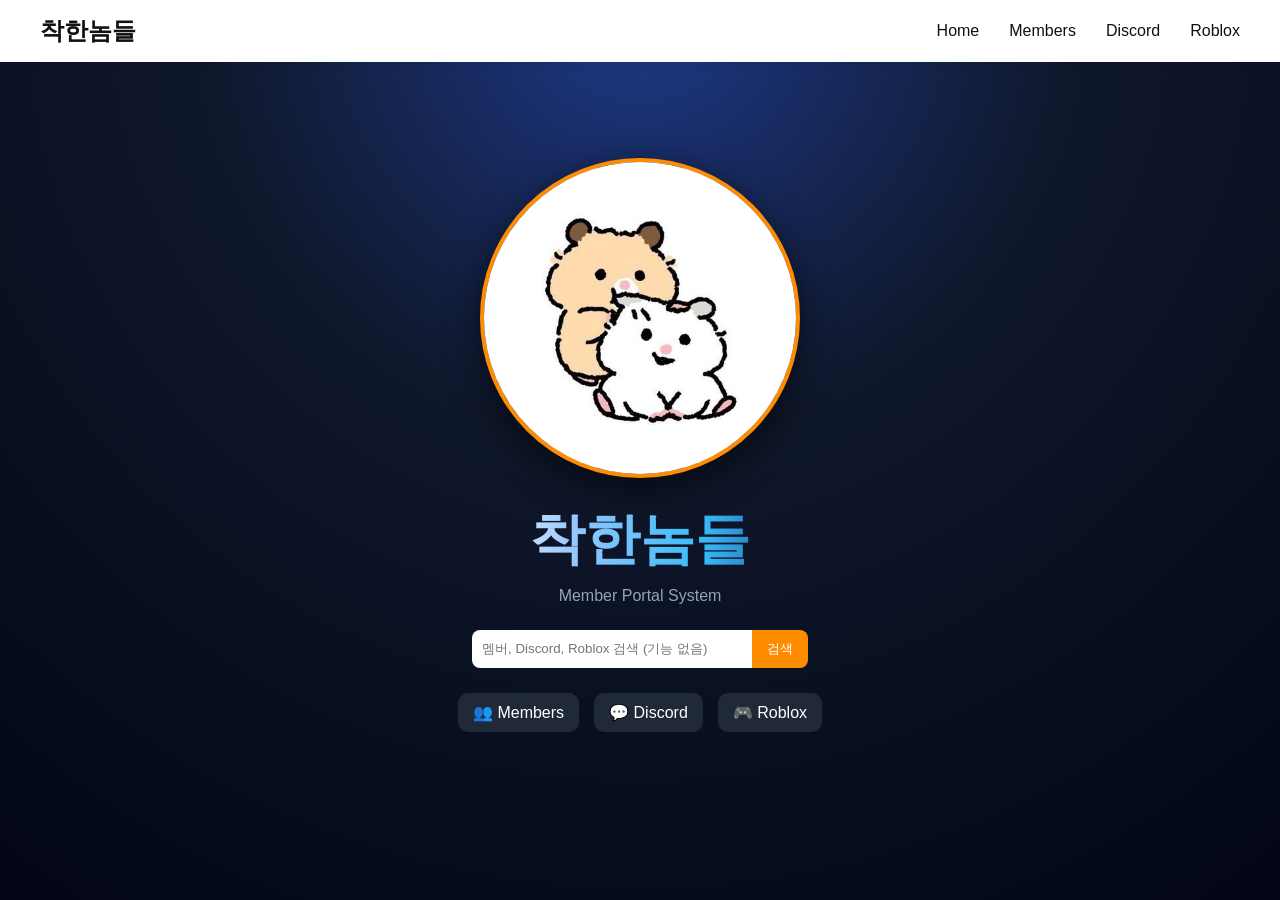
<file: index.html>
<!DOCTYPE html>
<html lang="ko">
<head>
<meta charset="UTF-8">
<meta name="viewport" content="width=device-width, initial-scale=1.0">

<title>착한놈들</title>

<link rel="stylesheet" href="mogiri.css">
</head>

<body>

<!-- NAVBAR -->
<nav class="navbar">

    <div class="logo gradient-text">착한놈들</div>

    <ul class="menu">
        <li><a href="index.html">Home</a></li>
        <li><a href="members.html">Members</a></li>
        <li><a href="discord.html">Discord</a></li>
        <li><a href="roblox.html">Roblox</a></li>
    </ul>

</nav>

<!-- MAIN PORTAL -->
<section class="portal">

    <!-- SLIDER -->
    <div class="slider">
        <img id="slideImage" src="쥐.jpg" alt="member">
    </div>

    <!-- TITLE -->
    <div class="portal-center">

        <h1 class="portal-title gradient-text">
            착한놈들
        </h1>

        <p class="portal-sub">
            Member Portal System
        </p>

        <!-- SEARCH BOX -->
        <div class="search-box">
            <input type="text" placeholder="멤버, Discord, Roblox 검색 (기능 없음)">
            <button>검색</button>
        </div>

        <!-- QUICK LINKS -->
        <div class="quick-links">
            <a href="members.html">👥 Members</a>
            <a href="discord.html">💬 Discord</a>
            <a href="roblox.html">🎮 Roblox</a>
        </div>

    </div>

</section>

<!-- SLIDER SCRIPT -->
<script>

const images = [
    "쥐.jpg",
    "수연.jpg",
    "말랑.jpg",
    "김치.jpg",
    "나리.jpg",
    "홧트.jpg",
    "르구.jpg",
    "말히.jpg"
];

let index = 0;

function changeImage() {
    const img = document.getElementById("slideImage");

    index = (index + 1) % images.length;
    img.src = images[index];
}

window.addEventListener("DOMContentLoaded", () => {
    const img = document.getElementById("slideImage");

    img.src = images[0];
    setInterval(changeImage, 2500);
});

</script>

</body>
</html>
</file>
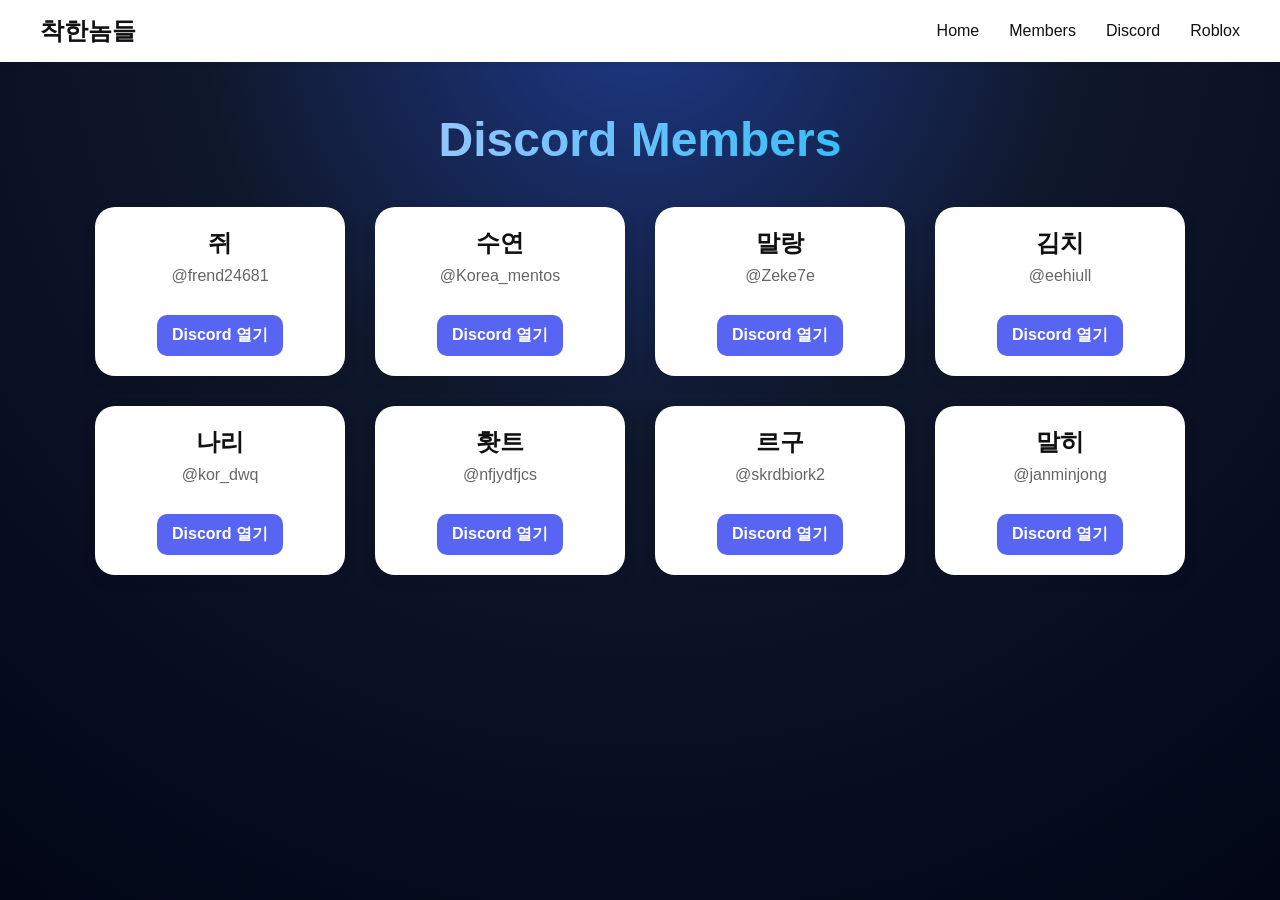
<file: discord.html>
<!DOCTYPE html>
<html lang="ko">
<head>
<meta charset="UTF-8">
<meta name="viewport" content="width=device-width, initial-scale=1.0">

<title>Discord | 착한놈들</title>

<link rel="stylesheet" href="mogiri.css">
</head>
<body>

<nav class="navbar">

<div class="logo">착한놈들</div>

<ul class="menu">
<li><a href="index.html">Home</a></li>
<li><a href="members.html">Members</a></li>
<li><a href="discord.html">Discord</a></li>
<li><a href="roblox.html">Roblox</a></li>
</ul>

</nav>

<div id="container">

<h1>Discord Members</h1>

<div class="row">

<!-- 쥐 -->
<div class="column">
<div class="card">
<h2>쥐</h2>
<p>@frend24681</p>

<a class="btn"
   href="discord://-/users/1144824507828277298">
   Discord 열기
</a>

</div>
</div>
<!-- 수연 -->
<div class="column">
    <div class="card">
        <h2>수연</h2>
        <p>@Korea_mentos</p>

        <a class="btn"
           href="discord://-/users/619734477119422485">
           Discord 열기
        </a>

    </div>
</div>

<!-- 말랑 -->
<div class="column">
    <div class="card">
        <h2>말랑</h2>
        <p>@Zeke7e</p>

        <a class="btn"
           href="discord://-/users/1324709539857039443">
           Discord 열기
        </a>

    </div>
</div>


<!-- 김치 -->
<div class="column">
<div class="card">
<h2>김치</h2>
<p>@eehiull</p>

<a class="btn"
   href="discord://-/users/1162649015318495302">
   Discord 열기
</a>

</div>
</div>

<!-- 나리 -->
<div class="column">
<div class="card">
<h2>나리</h2>
<p>@kor_dwq</p>

<a class="btn"
   href="discord://-/users/1334023754145333349">
   Discord 열기
</a>

</div>
</div>

<!-- 홧트 -->
<div class="column">
<div class="card">
<h2>홧트</h2>
<p>@nfjydfjcs</p>

<a class="btn"
   href="discord://-/users/861930461671718912">
   Discord 열기
</a>

</div>
</div>

<!-- 르구 -->
<div class="column">
<div class="card">
<h2>르구</h2>
<p>@skrdbiork2</p>

<a class="btn"
   href="discord://-/users/1241664433378295899">
   Discord 열기
</a>

</div>
</div>

<!-- 말히 -->
<div class="column">
<div class="card">
<h2>말히</h2>
<p>@janminjong</p>

<a class="btn"
   href="discord://-/users/1411288846074642552">
   Discord 열기
</a>

</div>
</div>

</div>
</div>

</body>
</html>
</file>
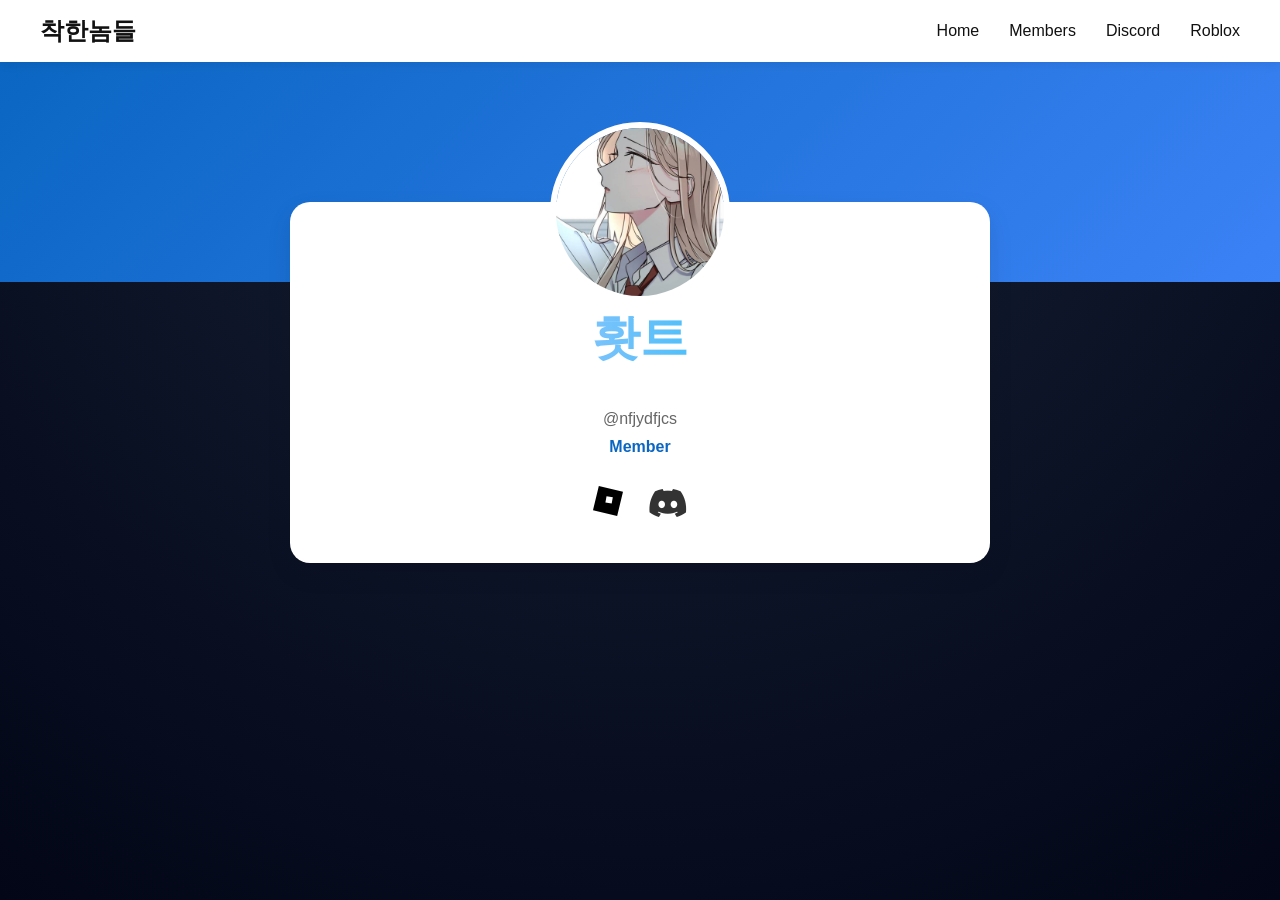
<file: hwat.html>
<!DOCTYPE html>
<html lang="ko">
<head>
<meta charset="UTF-8">
<meta name="viewport" content="width=device-width, initial-scale=1.0">
<title>홧트 | 착한놈들</title>

<link rel="stylesheet" href="mogiri.css">

<link rel="stylesheet"
href="https://cdnjs.cloudflare.com/ajax/libs/font-awesome/6.1.2/css/all.min.css">
</head>
<body>

<nav class="navbar">
<div class="logo">착한놈들</div>
<ul class="menu">
<li><a href="index.html">Home</a></li>
<li><a href="members.html">Members</a></li>
<li><a href="discord.html">Discord</a></li>
<li><a href="roblox.html">Roblox</a></li>
</ul>
</nav>

<div class="profile-banner"></div>

<div class="profile-wrapper">
<div class="profile-card">

<img src="홧트.jpg" class="profile-image">

<h1>홧트</h1>

<p class="profile-id">@nfjydfjcs</p>

<p class="profile-role">Member</p>

<div class="profile-links">

<a href="https://www.roblox.com/users/1459421643/profile" target="_blank">
<img src="roblox.svg" class="social-icon">
</a>

<a href="discord://-/users/861930461671718912">
<i class="fa-brands fa-discord"></i>
</a>

</div>

</div>
</div>

</body>
</html>
</file>
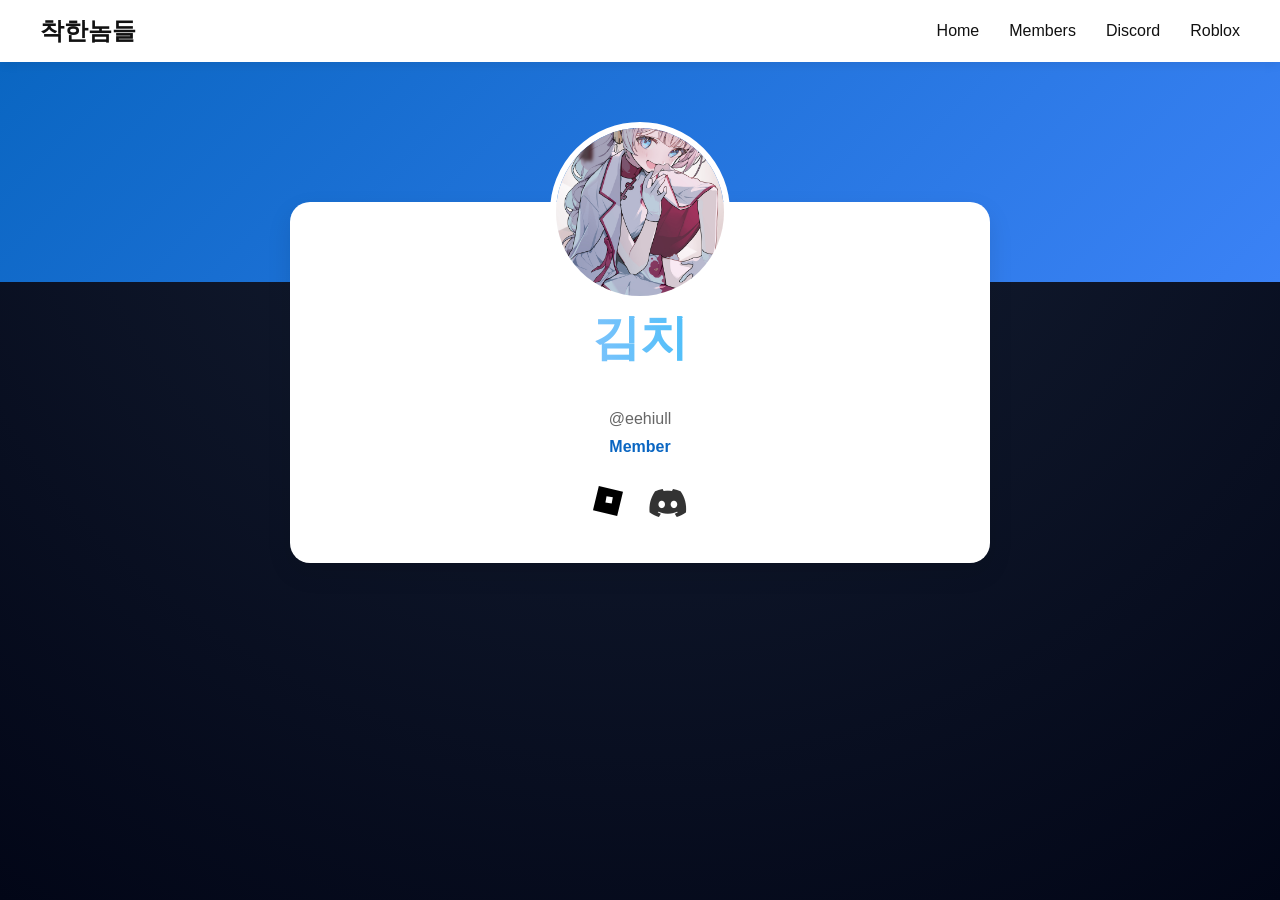
<file: kimchi.html>
<!DOCTYPE html>
<html lang="ko">
<head>
    <meta charset="UTF-8">
    <meta name="viewport" content="width=device-width, initial-scale=1.0">
    <title>김치 | 착한놈들</title>

    <link rel="stylesheet" href="mogiri.css">

    <link rel="stylesheet"
    href="https://cdnjs.cloudflare.com/ajax/libs/font-awesome/6.1.2/css/all.min.css">
</head>
<body>

<nav class="navbar">

<div class="logo">착한놈들</div>

<ul class="menu">

<li><a href="index.html">Home</a></li>
<li><a href="members.html">Members</a></li>
<li><a href="discord.html">Discord</a></li>
<li><a href="roblox.html">Roblox</a></li>

</ul>

</nav>

<div class="profile-banner"></div>

<div class="profile-wrapper">

<div class="profile-card">

<img src="김치.jpg" class="profile-image">

<h1>김치</h1>

<p class="profile-id">@eehiull</p>

<p class="profile-role">Member</p>

<div class="profile-links">

<a href="https://www.roblox.com/users/8401216135/profile"
target="_blank">

<img src="roblox.svg" class="social-icon">

</a>

<a href="discord://-/users/1162649015318495302">

<i class="fa-brands fa-discord"></i>

</a>

</div>

</div>

</div>

</body>
</html>
</file>
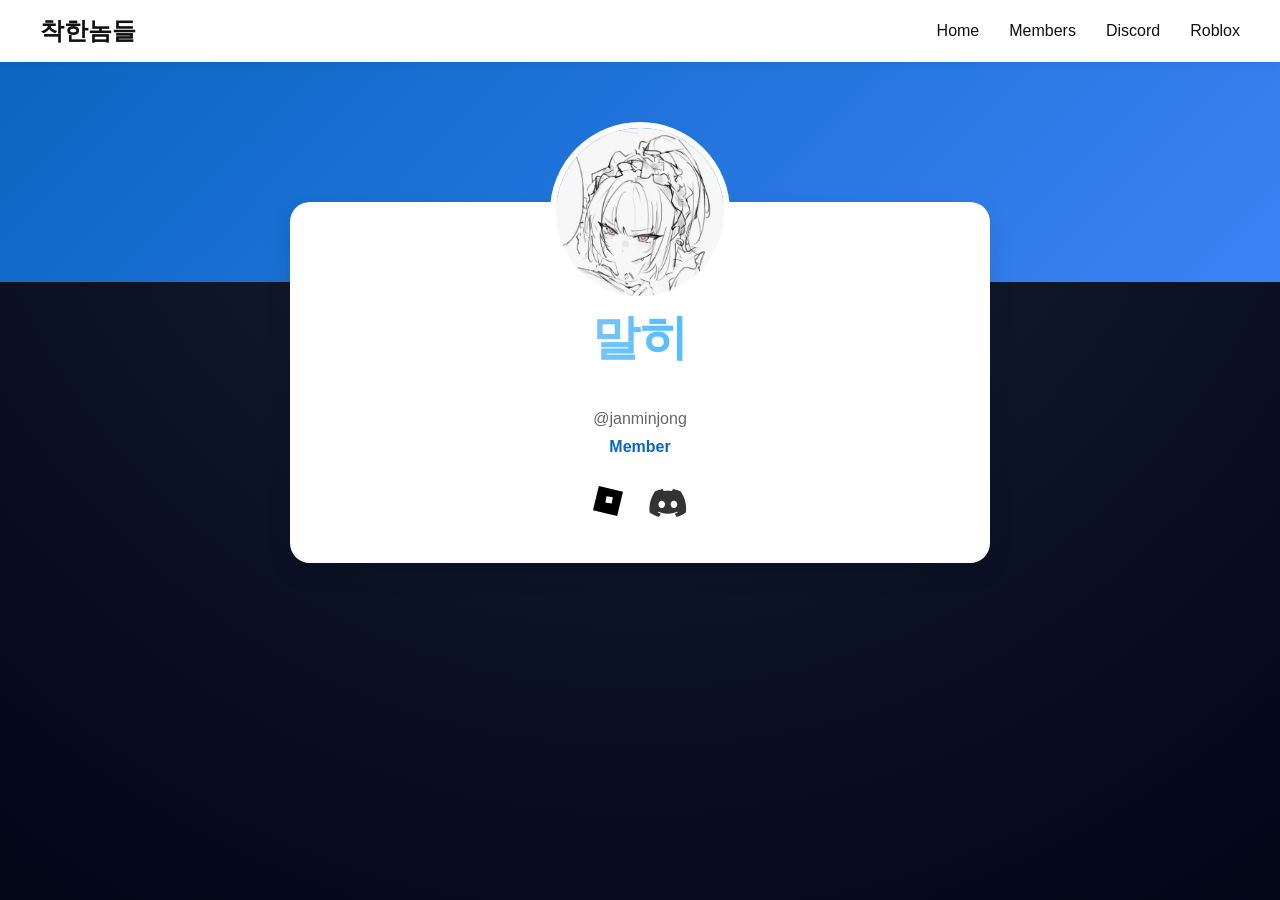
<file: malhi.html>
<!DOCTYPE html>
<html lang="ko">
<head>
<meta charset="UTF-8">
<meta name="viewport" content="width=device-width, initial-scale=1.0">
<title>말히 | 착한놈들</title>

<link rel="stylesheet" href="mogiri.css">

<link rel="stylesheet"
href="https://cdnjs.cloudflare.com/ajax/libs/font-awesome/6.1.2/css/all.min.css">
</head>
<body>

<nav class="navbar">
<div class="logo">착한놈들</div>
<ul class="menu">
<li><a href="index.html">Home</a></li>
<li><a href="members.html">Members</a></li>
<li><a href="discord.html">Discord</a></li>
<li><a href="roblox.html">Roblox</a></li>
</ul>
</nav>

<div class="profile-banner"></div>

<div class="profile-wrapper">
<div class="profile-card">

<img src="말히.jpg" class="profile-image">

<h1>말히</h1>

<p class="profile-id">@janminjong</p>

<p class="profile-role">Member</p>

<div class="profile-links">

<a href="https://www.roblox.com/users/2908825891/profile" target="_blank">
<img src="roblox.svg" class="social-icon">
</a>

<a href="discord://-/users/1411288846074642552">
<i class="fa-brands fa-discord"></i>
</a>

</div>

</div>
</div>

</body>
</html>
</file>
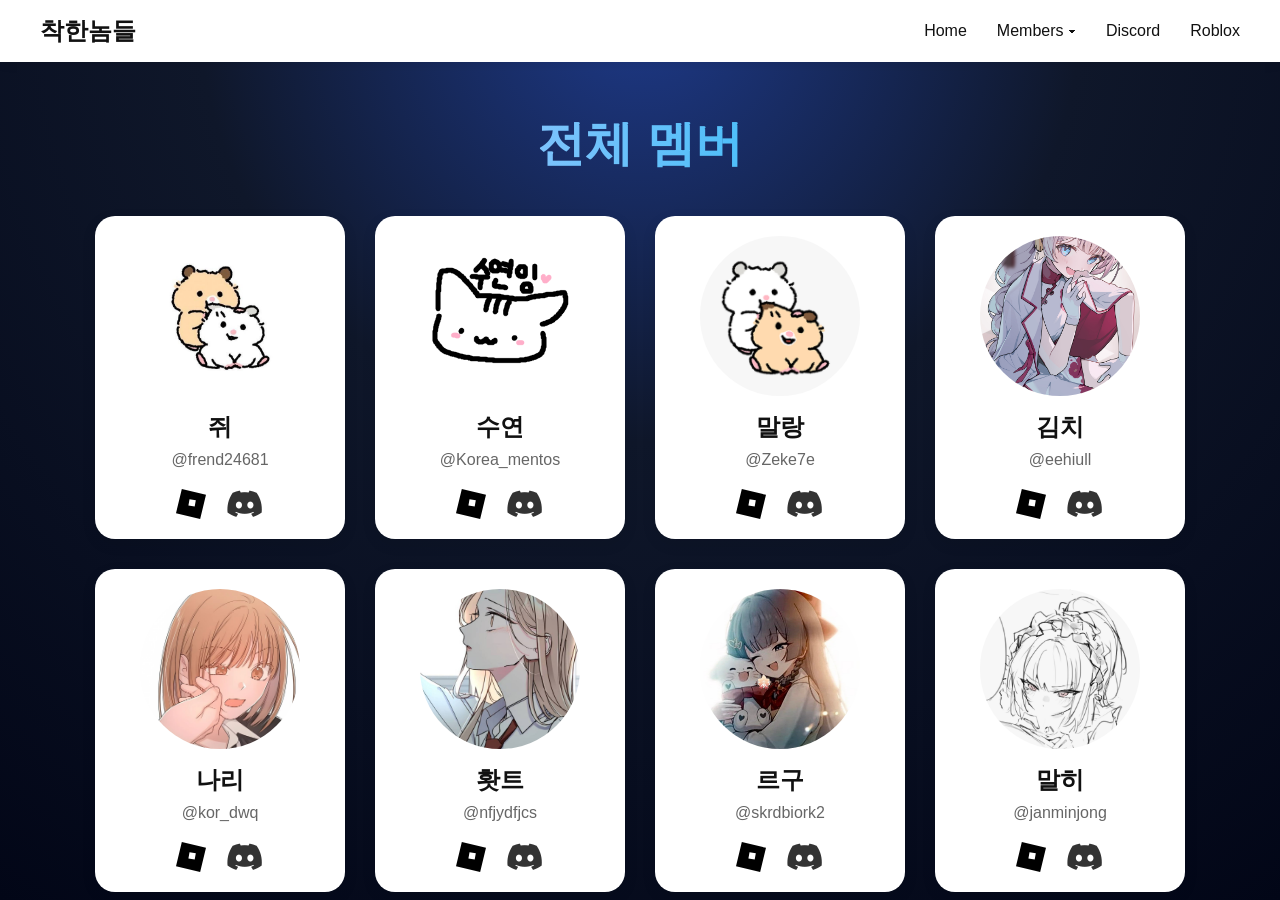
<file: members.html>
<!DOCTYPE html>
<html lang="ko">
<head>
    <meta charset="UTF-8">
    <meta http-equiv="X-UA-Compatible" content="IE=edge">
    <meta name="viewport" content="width=device-width, initial-scale=1.0">
    <title>착한놈들</title>

    <link rel="stylesheet"
    href="https://cdnjs.cloudflare.com/ajax/libs/font-awesome/6.1.2/css/all.min.css">

    <link rel="stylesheet" href="mogiri.css">
</head>
<body>
<nav class="navbar">

    <div class="logo">
        착한놈들
    </div>

    <ul class="menu">

        <li><a href="index.html">Home</a></li>

        <li class="dropdown">

            <a href="#">Members ▾</a>

            <ul class="dropdown-content">
                <li><a href="members.html">전체 멤버</a></li>
                <li><a href="mouse.html">쥐</a></li>
                <li><a href="suyeon.html">수연</a></li>
                <li><a href="mlg.html">말랑</a></li>
                <li><a href="kimchi.html">김치</a></li>
                <li><a href="nari.html">나리</a></li>
                <li><a href="hwat.html">홧트</a></li>
                <li><a href="regu.html">르구</a></li>
                <li><a href="malhi.html">말히</a></li>
            </ul>

        </li>

        <li><a href="discord.html">Discord</a></li>

        <li><a href="roblox.html">Roblox</a></li>

    </ul>

</nav>
<div id="container">
    <h1>전체 멤버</h1>

    <div class="row">

        <!-- 쥐 -->
        <div class="column" id="쥐">
            <div class="card">
                <div class="img-container">
                    <img src="쥐.jpg" alt="쥐">
                </div>

                <h2>쥐</h2>
                <p>@frend24681</p>

                <div class="social">
                    <a href="https://www.roblox.com/users/2416306176/profile"
                       target="_blank"
                       rel="noopener noreferrer">
                        <img src="roblox.svg" class="social-icon" alt="Roblox">
                    </a>

                    <a href="discord://-/users/1144824507828277298"
                       target="_blank"
                       rel="noopener noreferrer">
                        <i class="fa-brands fa-discord"></i>
                    </a>
                </div>
            </div>
        </div>
        
        <!-- 수연 -->
        <div class="column" id="수연">
            <div class="card">
                <div class="img-container">
                    <img src="수연.jpg" alt="수연">
                </div>

                <h2>수연</h2>
                <p>@Korea_mentos</p>

                <div class="social">
                    <a href="https://www.roblox.com/users/2446627257/profile" target="_blank">
                        <img src="roblox.svg" class="social-icon" alt="Roblox">
                    </a>

                    <a href="discord://-/users/619734477119422485" target="_blank">
                        <i class="fa-brands fa-discord"></i>
                    </a>
                </div>
            </div>
        </div>

        <!-- 말랑 -->
        <div class="column" id="말랑">
            <div class="card">
                <div class="img-container">
                    <img src="말랑.jpg" alt="말랑">
                </div>

                <h2>말랑</h2>
                <p>@Zeke7e</p>

                <div class="social">
                    <a href="https://www.roblox.com/users/1525464596/profile" target="_blank">
                        <img src="roblox.svg" class="social-icon" alt="Roblox">
                    </a>

                    <a href="discord://-/users/1324709539857039443" target="_blank">
                        <i class="fa-brands fa-discord"></i>
                    </a>
                </div>
            </div>
        </div>

        <!-- 김치 -->
        <div class="column" id="김치">
            <div class="card">
                <div class="img-container">
                    <img src="김치.jpg" alt="김치">
                </div>

                <h2>김치</h2>
                <p>@eehiull</p>

                <div class="social">
                    <a href="https://www.roblox.com/users/8401216135/profile" target="_blank">
                        <img src="roblox.svg" class="social-icon" alt="Roblox">
                    </a>

                    <a href="discord://-/users/1162649015318495302" target="_blank">
                        <i class="fa-brands fa-discord"></i>
                    </a>
                </div>
            </div>
        </div>

        <!-- 나리 -->
        <div class="column" id="나리">
            <div class="card">
                <div class="img-container">
                    <img src="나리.jpg" alt="나리">
                </div>

                <h2>나리</h2>
                <p>@kor_dwq</p>

                <div class="social">
                    <a href="https://www.roblox.com/users/1470020715/profile" target="_blank">
                        <img src="roblox.svg" class="social-icon" alt="Roblox">
                    </a>

                    <a href="discord://-/users/1334023754145333349" target="_blank">
                        <i class="fa-brands fa-discord"></i>
                    </a>
                </div>
            </div>
        </div>

        <!-- 홧트 -->
        <div class="column" id="홧트">
            <div class="card">
                <div class="img-container">
                    <img src="홧트.jpg" alt="홧트">
                </div>

                <h2>홧트</h2>
                <p>@nfjydfjcs</p>

                <div class="social">
                    <a href="https://www.roblox.com/users/1459421643/profile"
                       target="_blank"
                       rel="noopener noreferrer">
                        <img src="roblox.svg" class="social-icon" alt="Roblox">
                    </a>

                    <a href="discord://-/users/861930461671718912" target="_blank">
                        <i class="fa-brands fa-discord"></i>
                    </a>
                </div>
            </div>
        </div>

        <!-- 르구 -->
        <div class="column" id="르구">
            <div class="card">
                <div class="img-container">
                    <img src="르구.jpg" alt="르구">
                </div>

                <h2>르구</h2>
                <p>@skrdbiork2</p>

                <div class="social">
                    <a href="https://www.roblox.com/users/3244656475/profile" target="_blank">
                        <img src="roblox.svg" class="social-icon" alt="Roblox">
                    </a>

                    <a href="discord://-/users/1241664433378295899" target="_blank">
                        <i class="fa-brands fa-discord"></i>
                    </a>
                </div>
            </div>
        </div>

        <!-- 말히 -->
        <div class="column" id="말히">
            <div class="card">
                <div class="img-container">
                    <img src="말히.jpg" alt="말히">
                </div>

                <h2>말히</h2>
                <p>@janminjong</p>

                <div class="social">
                    <a href="https://www.roblox.com/users/2908825891/profile" target="_blank">
                        <img src="roblox.svg" class="social-icon" alt="Roblox">
                    </a>

                    <a href="discord://-/users/1411288846074642552" target="_blank">
                        <i class="fa-brands fa-discord"></i>
                    </a>
                </div>
            </div>
        </div>

    </div>
</div>

</body>
</html>
</file>
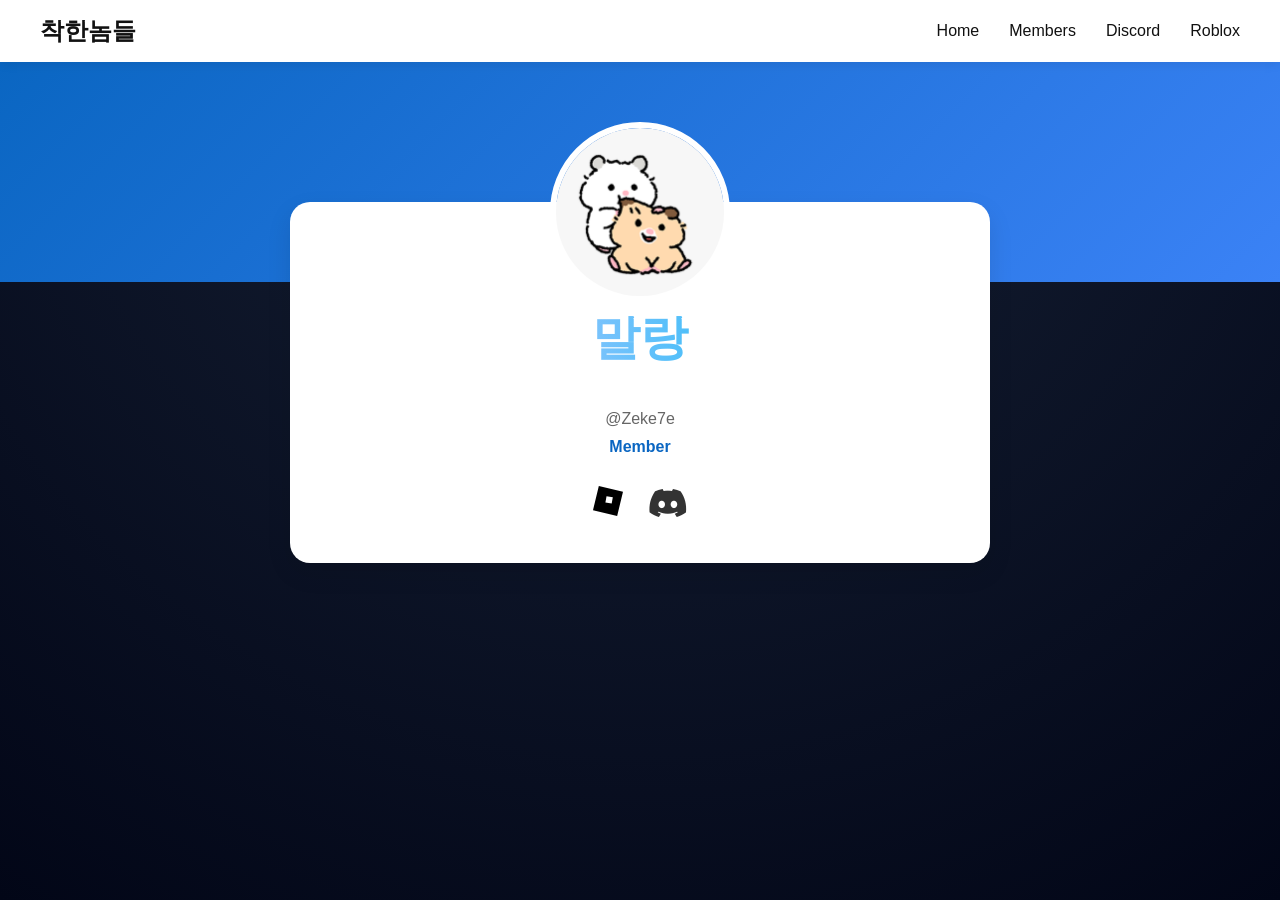
<file: mlg.html>
<!DOCTYPE html>
<html lang="ko">
<head>
<meta charset="UTF-8">
<meta name="viewport" content="width=device-width, initial-scale=1.0">
<title>말랑 | 착한놈들</title>

<link rel="stylesheet" href="mogiri.css">

<link rel="stylesheet"
href="https://cdnjs.cloudflare.com/ajax/libs/font-awesome/6.1.2/css/all.min.css">
</head>
<body>

<nav class="navbar">
<div class="logo">착한놈들</div>
<ul class="menu">
<li><a href="index.html">Home</a></li>
<li><a href="members.html">Members</a></li>
<li><a href="discord.html">Discord</a></li>
<li><a href="roblox.html">Roblox</a></li>
</ul>
</nav>

<div class="profile-banner"></div>

<div class="profile-wrapper">
<div class="profile-card">

<img src="말랑.jpg" class="profile-image">

<h1>말랑</h1>

<p class="profile-id">@Zeke7e</p>

<p class="profile-role">Member</p>

<div class="profile-links">

<a href="https://www.roblox.com/users/1525464596/profile" target="_blank">
<img src="roblox.svg" class="social-icon">
</a>

<a href="discord://-/users/1324709539857039443">
<i class="fa-brands fa-discord"></i>
</a>

</div>

</div>
</div>

</body>
</html>
</file>
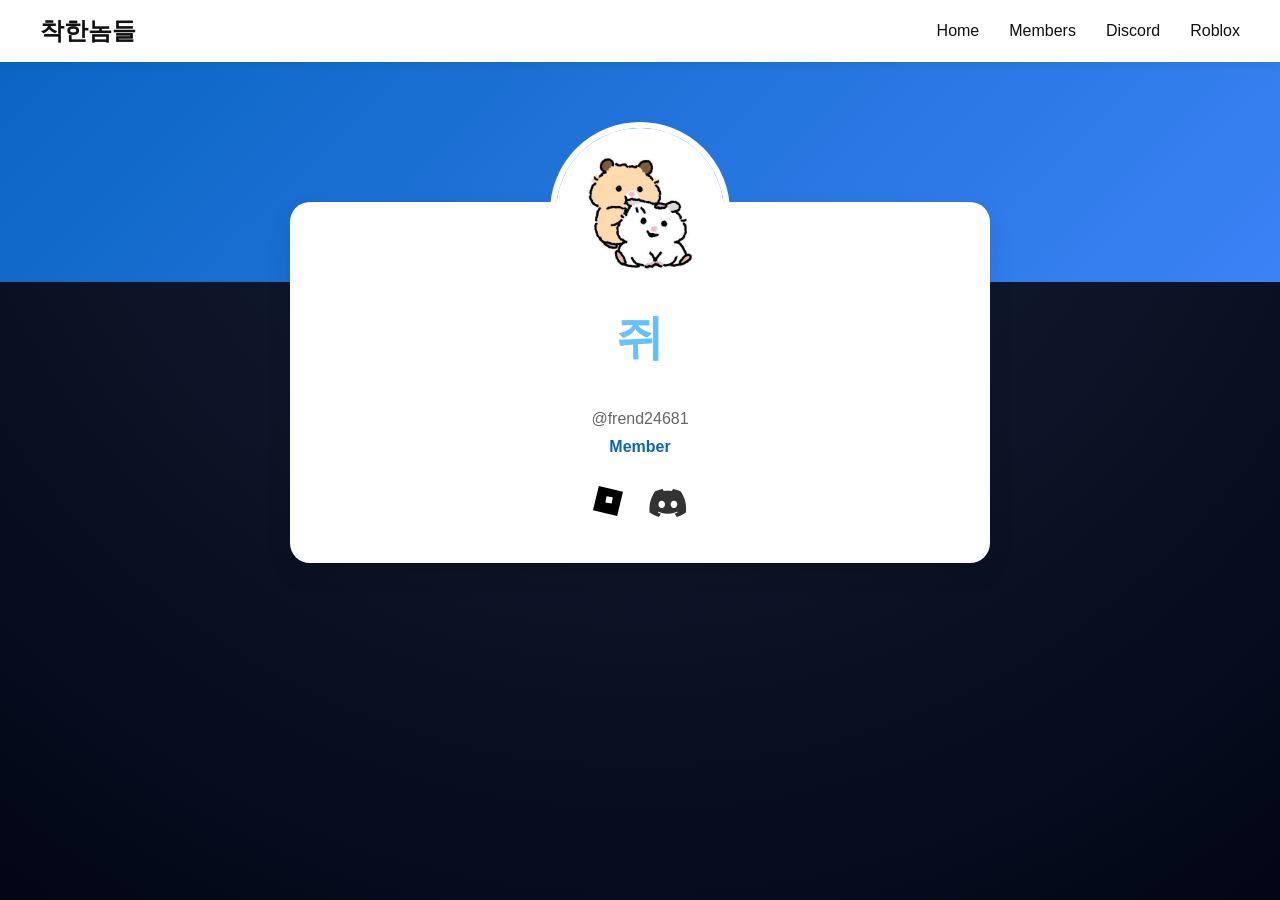
<file: mouse.html>
<!DOCTYPE html>
<html lang="ko">
<head>
    <meta charset="UTF-8">
    <meta name="viewport" content="width=device-width, initial-scale=1.0">

    <title>쥐 | 착한놈들</title>

    <link rel="stylesheet" href="mogiri.css">

    <link rel="stylesheet"
    href="https://cdnjs.cloudflare.com/ajax/libs/font-awesome/6.1.2/css/all.min.css">
</head>
<body>

<nav class="navbar">

    <div class="logo">착한놈들</div>

    <ul class="menu">

        <li><a href="index.html">Home</a></li>

        <li><a href="members.html">Members</a></li>

        <li><a href="discord.html">Discord</a></li>

        <li><a href="roblox.html">Roblox</a></li>

    </ul>

</nav>

<div class="profile-banner"></div>

<div class="profile-wrapper">

    <div class="profile-card">

        <img src="쥐.jpg" class="profile-image">

        <h1>쥐</h1>

        <p class="profile-id">
            @frend24681
        </p>

        <p class="profile-role">
            Member
        </p>

        <div class="profile-links">

            <a href="https://www.roblox.com/users/2416306176/profile"
            target="_blank">

                <img src="roblox.svg" class="social-icon">

            </a>

            <a href="discord://-/users/1144824507828277298">

                <i class="fa-brands fa-discord"></i>

            </a>

        </div>

    </div>

</div>

</body>
</html>
</file>
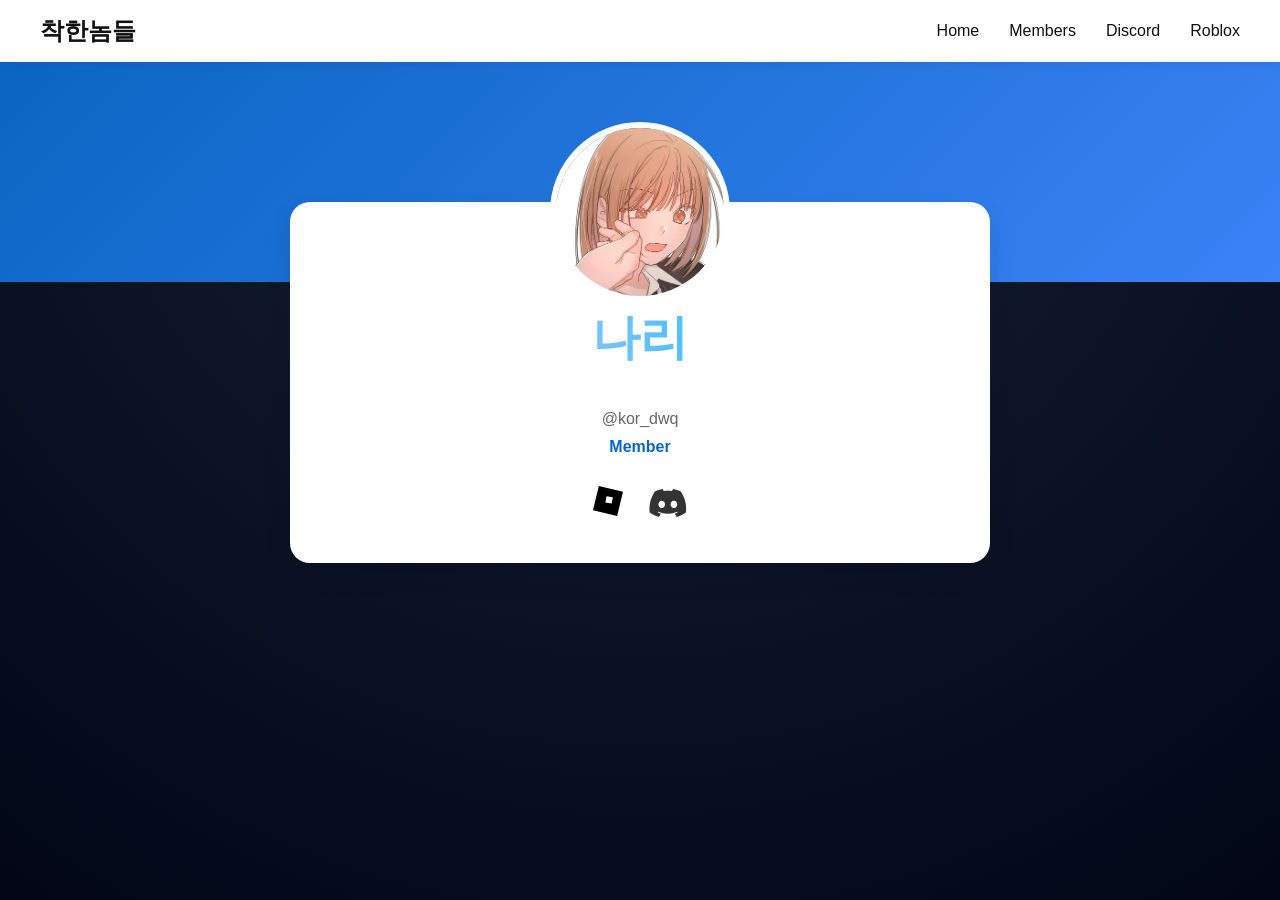
<file: nari.html>
<!DOCTYPE html>
<html lang="ko">
<head>
    <meta charset="UTF-8">
    <meta name="viewport" content="width=device-width, initial-scale=1.0">
    <title>나리 | 착한놈들</title>

    <link rel="stylesheet" href="mogiri.css">

    <link rel="stylesheet"
    href="https://cdnjs.cloudflare.com/ajax/libs/font-awesome/6.1.2/css/all.min.css">
</head>
<body>

<nav class="navbar">

<div class="logo">착한놈들</div>

<ul class="menu">

<li><a href="index.html">Home</a></li>
<li><a href="members.html">Members</a></li>
<li><a href="discord.html">Discord</a></li>
<li><a href="roblox.html">Roblox</a></li>

</ul>

</nav>

<div class="profile-banner"></div>

<div class="profile-wrapper">

<div class="profile-card">

<img src="나리.jpg" class="profile-image">

<h1>나리</h1>

<p class="profile-id">@kor_dwq</p>

<p class="profile-role">Member</p>

<div class="profile-links">

<a href="https://www.roblox.com/users/1470020715/profile"
target="_blank">

<img src="roblox.svg" class="social-icon">

</a>

<a href="discord://-/users/1334023754145333349">

<i class="fa-brands fa-discord"></i>

</a>

</div>

</div>

</div>

</body>
</html>
</file>
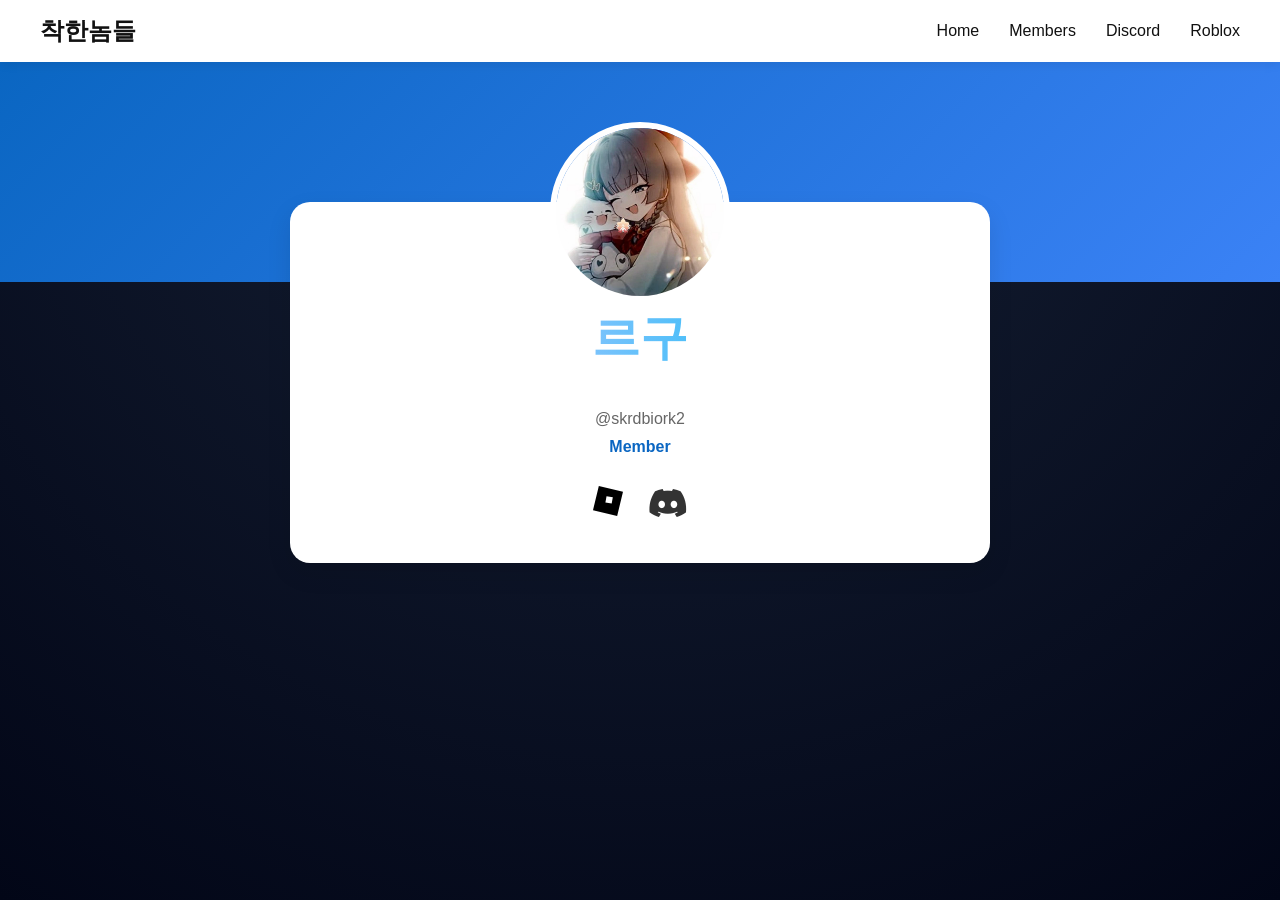
<file: regu.html>
<!DOCTYPE html>
<html lang="ko">
<head>
<meta charset="UTF-8">
<meta name="viewport" content="width=device-width, initial-scale=1.0">
<title>르구 | 착한놈들</title>

<link rel="stylesheet" href="mogiri.css">

<link rel="stylesheet"
href="https://cdnjs.cloudflare.com/ajax/libs/font-awesome/6.1.2/css/all.min.css">
</head>
<body>

<nav class="navbar">
<div class="logo">착한놈들</div>
<ul class="menu">
<li><a href="index.html">Home</a></li>
<li><a href="members.html">Members</a></li>
<li><a href="discord.html">Discord</a></li>
<li><a href="roblox.html">Roblox</a></li>
</ul>
</nav>

<div class="profile-banner"></div>

<div class="profile-wrapper">
<div class="profile-card">

<img src="르구.jpg" class="profile-image">

<h1>르구</h1>

<p class="profile-id">@skrdbiork2</p>

<p class="profile-role">Member</p>

<div class="profile-links">

<a href="https://www.roblox.com/users/3244656475/profile" target="_blank">
<img src="roblox.svg" class="social-icon">
</a>

<a href="discord://-/users/1241664433378295899">
<i class="fa-brands fa-discord"></i>
</a>

</div>

</div>
</div>

</body>
</html>
</file>
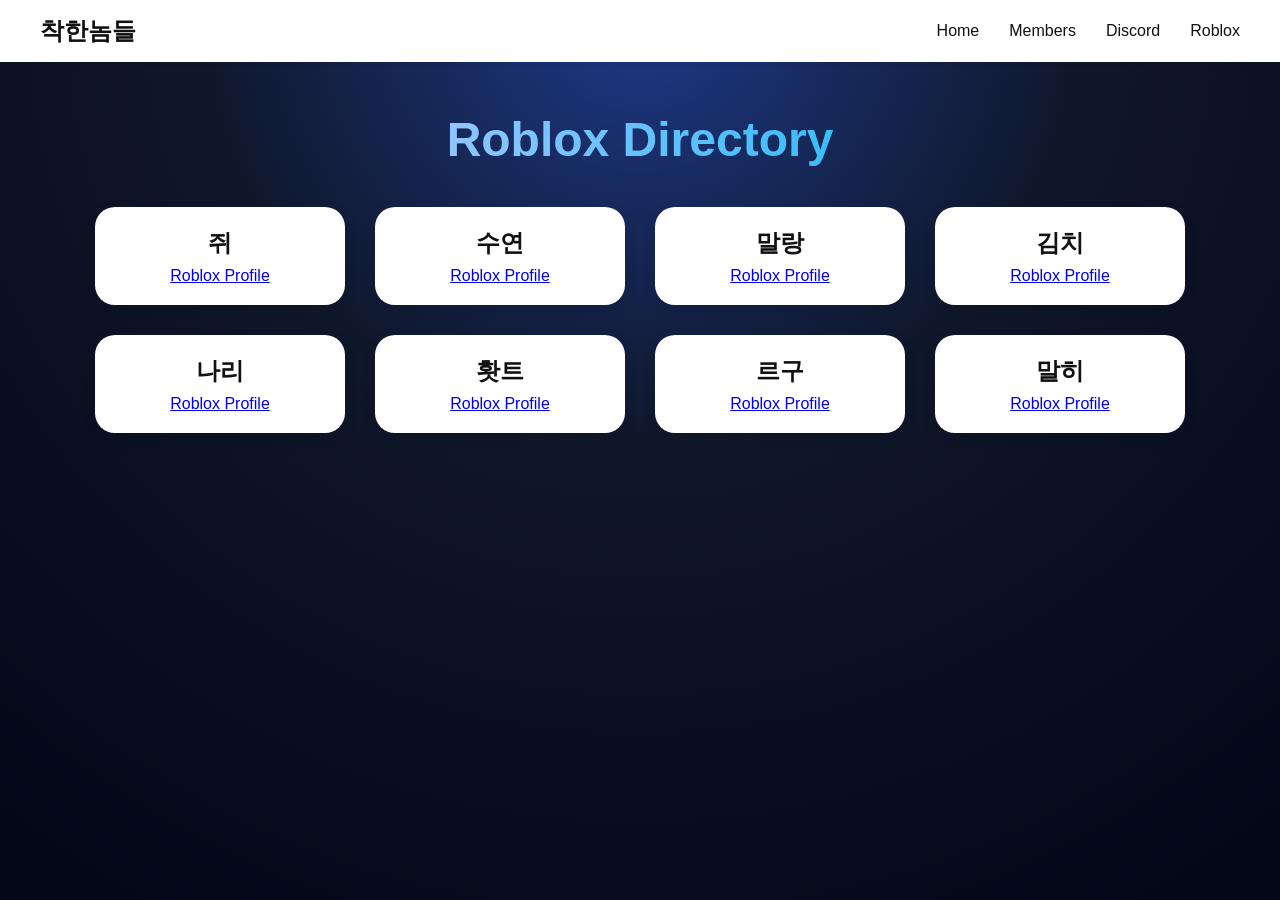
<file: roblox.html>
<!DOCTYPE html>
<html lang="ko">
<head>
<meta charset="UTF-8">
<meta name="viewport" content="width=device-width, initial-scale=1.0">
<title>Roblox | 착한놈들</title>

<link rel="stylesheet" href="mogiri.css">
</head>
<body>

<nav class="navbar">
<div class="logo">착한놈들</div>

<ul class="menu">
<li><a href="index.html">Home</a></li>
<li><a href="members.html">Members</a></li>
<li><a href="discord.html">Discord</a></li>
<li><a href="roblox.html">Roblox</a></li>
</ul>
</nav>

<div id="container">

<h1>Roblox Directory</h1>

<div class="row">

<div class="column">
<div class="card">
<h2>쥐</h2>
<a href="https://www.roblox.com/users/2416306176/profile" target="_blank">
Roblox Profile
</a>
</div>
</div>

<div class="column">
<div class="card">
<h2>수연</h2>
<a href="https://www.roblox.com/users/2446627257/profile" target="_blank">
Roblox Profile
</a>
</div>
</div>

<div class="column">
<div class="card">
<h2>말랑</h2>
<a href="https://www.roblox.com/users/1525464596/profile" target="_blank">
Roblox Profile
</a>
</div>
</div>

<div class="column">
<div class="card">
<h2>김치</h2>
<a href="https://www.roblox.com/users/8401216135/profile" target="_blank">
Roblox Profile
</a>
</div>
</div>

<div class="column">
<div class="card">
<h2>나리</h2>
<a href="https://www.roblox.com/users/1470020715/profile" target="_blank">
Roblox Profile
</a>
</div>
</div>

<div class="column">
<div class="card">
<h2>홧트</h2>
<a href="https://www.roblox.com/users/1459421643/profile" target="_blank">
Roblox Profile
</a>
</div>
</div>

<div class="column">
<div class="card">
<h2>르구</h2>
<a href="https://www.roblox.com/users/3244656475/profile" target="_blank">
Roblox Profile
</a>
</div>
</div>

<div class="column">
<div class="card">
<h2>말히</h2>
<a href="https://www.roblox.com/users/2908825891/profile" target="_blank">
Roblox Profile
</a>
</div>
</div>

</div>
</div>

</body>
</html>
</file>
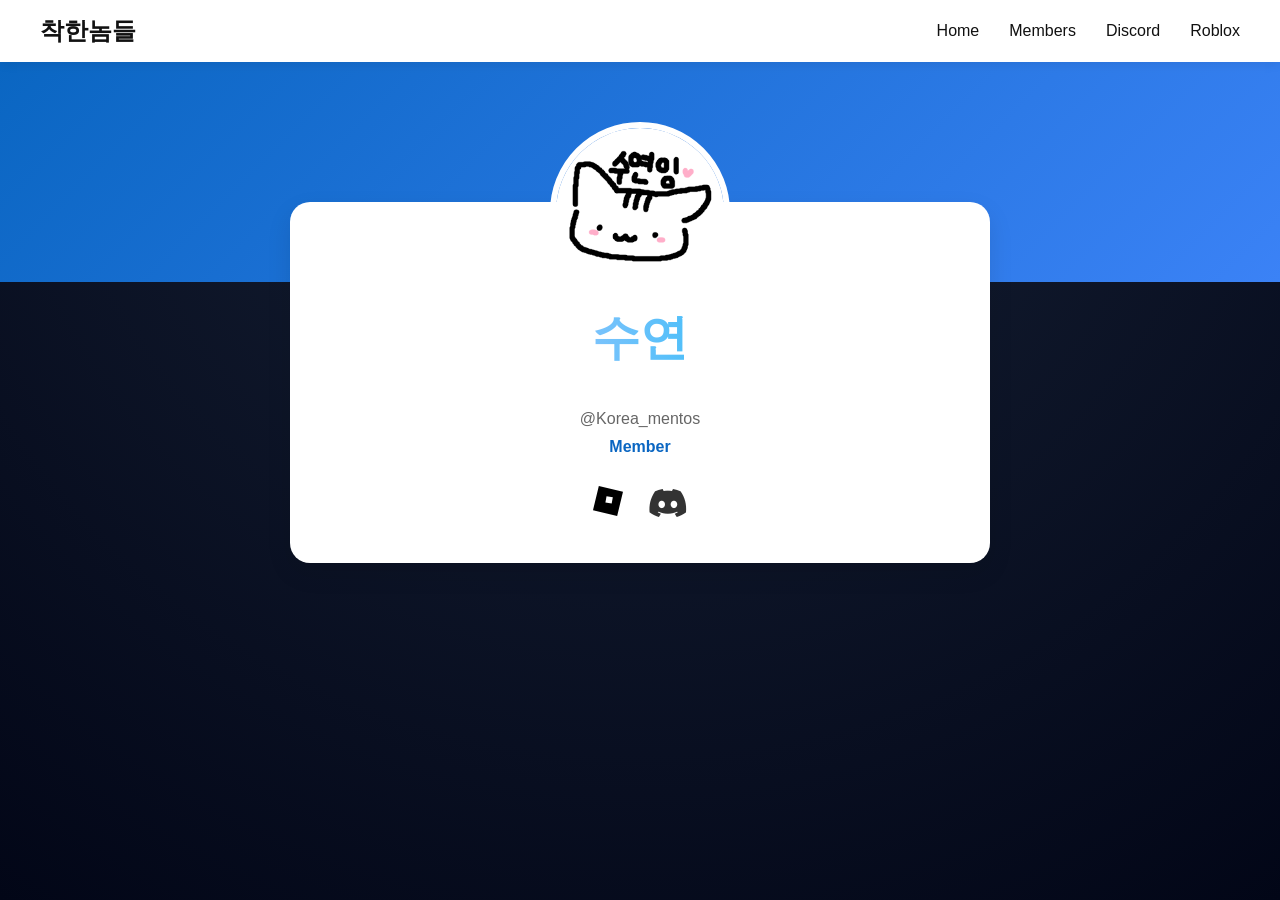
<file: suyeon.html>
<!DOCTYPE html>
<html lang="ko">
<head>
    <meta charset="UTF-8">
    <meta name="viewport" content="width=device-width, initial-scale=1.0">
    <title>수연 | 착한놈들</title>

    <link rel="stylesheet" href="mogiri.css">

    <link rel="stylesheet"
    href="https://cdnjs.cloudflare.com/ajax/libs/font-awesome/6.1.2/css/all.min.css">
</head>
<body>

<nav class="navbar">

<div class="logo">착한놈들</div>

<ul class="menu">

<li><a href="index.html">Home</a></li>
<li><a href="members.html">Members</a></li>
<li><a href="discord.html">Discord</a></li>
<li><a href="roblox.html">Roblox</a></li>

</ul>

</nav>

<div class="profile-banner"></div>

<div class="profile-wrapper">

<div class="profile-card">

<img src="수연.jpg" class="profile-image">

<h1>수연</h1>

<p class="profile-id">@Korea_mentos</p>

<p class="profile-role">Member</p>

<div class="profile-links">

<a href="https://www.roblox.com/"
target="_blank">

<img src="roblox.svg" class="social-icon">

</a>

<a href="discord://-/users/619734477119422485">

<i class="fa-brands fa-discord"></i>

</a>

</div>

</div>

</div>

</body>
</html>
</file>
<file: mogiri.css>
*{
    margin:0;
    padding:0;
    box-sizing:border-box;
}

body{
    font-family:'Segoe UI', sans-serif;

    background:
    radial-gradient(
        circle at top,
        #1e3a8a,
        #0f172a 40%,
        #020617 100%
    );

    min-height:100vh;

    color:#ffffff; /* 🔥 핵심: 전체 흰색 기준 */
}

#container{
    width:95%;
    max-width:1400px;
    margin:50px auto;
}

/* =========================
H1 GRADIENT TITLE
========================= */

h1 {
    text-align:center;
    font-size:48px;
    margin-bottom:40px;

    color:#ffffff;

    background: linear-gradient(
        90deg,
        #ffffff,
        #93c5fd,
        #38bdf8,
        #1e3a8a
    );

    -webkit-background-clip: text;
    background-clip: text;

    -webkit-text-fill-color: transparent;
}

/* =========================
GRID / MEMBERS
========================= */

.row{
    display:flex;
    flex-wrap:wrap;
    justify-content:center;
    gap:30px;
    max-width:1200px;
    margin:0 auto;
}

.column{
    width:250px;
    flex:0 0 250px;
}

.card{
    background:white;
    border-radius:20px;
    padding:20px;
    text-align:center;
    box-shadow:0 5px 15px rgba(0,0,0,0.08);
    transition:0.3s ease;

    color:#111;
}

.card:hover{
    transform:translateY(-10px);
    box-shadow:0 15px 30px rgba(0,0,0,0.15);
}

.img-container{
    width:160px;
    height:160px;
    margin:0 auto 15px;
    border-radius:50%;
    overflow:hidden;
}

.img-container img{
    width:100%;
    height:100%;
    object-fit:cover;
}

.card h2{
    margin-bottom:8px;
    color:#111;
}

.card p{
    color:#666;
    margin-bottom:20px;
}

/* =========================
SOCIAL ICONS
========================= */

.social{
    display:flex;
    justify-content:center;
    align-items:center;
    gap:20px;
}

.social a{
    text-decoration:none;
    color:#333;
    transition:0.2s;
}

.social a:hover{
    transform:scale(1.2);
}

.social i{
    font-size:30px;
}

.social-icon{
    width:30px;
    height:30px;
    display:block;
}

/* =========================
NAVBAR
========================= */

.navbar{
    background:white;
    display:flex;
    justify-content:space-between;
    align-items:center;
    padding:15px 40px;
    box-shadow:0 2px 10px rgba(0,0,0,.08);
    position:sticky;
    top:0;
    z-index:1000;
}

.logo{
    font-size:24px;
    font-weight:700;
    color:#111;
}

.menu{
    list-style:none;
    display:flex;
    align-items:center;
    gap:30px;
}

.menu li{
    position:relative;
}

.menu a{
    text-decoration:none;
    color:#111; /* 🔥 핵심: 검정 유지 */
    font-weight:500;
}

.menu a:hover{
    color:#ff7a00;
}

/* =========================
DROPDOWN
========================= */

.dropdown-content{
    display:none;
    position:absolute;
    top:100%;
    left:0;
    min-width:180px;

    background:white;
    border-radius:10px;
    box-shadow:0 10px 20px rgba(0,0,0,.12);

    overflow:hidden;
    list-style:none;
}

.dropdown-content li{
    width:100%;
}

.dropdown-content a{
    display:block;
    padding:12px 15px;
    color:#111;
}

.dropdown-content a:hover{
    background:#f3f4f6;
}

.dropdown:hover .dropdown-content{
    display:block;
}

/* =========================
HERO
========================= */

.hero{
    min-height:85vh;
    display:flex;
    justify-content:center;
    align-items:center;
    padding:40px;
}

.hero-card{
    width:100%;
    max-width:900px;
    background:white;
    padding:80px 50px;
    border-radius:24px;
    text-align:center;
    box-shadow:0 10px 30px rgba(0,0,0,.08);
}

.hero-card h1{
    font-size:72px;
    margin-bottom:20px;
}

.hero-card p{
    font-size:22px;
    color:#666;
}

.hero-btn{
    display:inline-block;
    margin-top:30px;
    padding:15px 30px;
    border-radius:12px;
    text-decoration:none;
    background:#0a66c2;
    color:white;
    font-weight:600;
}

.hero-btn:hover{
    opacity:.9;
}

/* =========================
PROFILE
========================= */

.profile-banner{
    width:100%;
    height:220px;
    background:linear-gradient(135deg,#0a66c2,#3b82f6);
}

.profile-wrapper{
    display:flex;
    justify-content:center;
    margin-top:-80px;
    padding:0 20px 80px;
}

.profile-card{
    width:100%;
    max-width:700px;
    background:white;
    border-radius:20px;
    text-align:center;
    padding:40px;
    box-shadow:0 10px 25px rgba(0,0,0,.1);
}

.profile-image{
    width:180px;
    height:180px;
    border-radius:50%;
    object-fit:cover;
    border:6px solid white;
    margin-top:-120px;
}

.profile-id{
    color:#666;
    margin-top:10px;
}

.profile-role{
    margin-top:10px;
    color:#0a66c2;
    font-weight:600;
}

.profile-links{
    display:flex;
    justify-content:center;
    gap:25px;
    margin-top:30px;
}

.profile-links a{
    text-decoration:none;
    color:#333;
    font-size:32px;
}

/* =========================
BUTTON
========================= */

.btn{
    display:inline-block;
    margin-top:10px;
    padding:10px 15px;
    border-radius:10px;
    background:#5865F2;
    color:white;
    text-decoration:none;
    font-weight:600;
    transition:.2s;
}

.btn:hover{
    background:#ff8c00;
    transform:scale(1.05);
}

/* =========================
CATEGORY
========================= */

.category{
    padding:60px 20px;
}

.category-grid{
    display:grid;
    grid-template-columns:repeat(auto-fit, minmax(220px, 1fr));
    gap:25px;
    max-width:900px;
    margin:0 auto;
}

.cat-card{
    display:block;
    background:#111827;
    color:white;
    padding:25px;
    border-radius:18px;
    text-decoration:none;
    transition:.25s ease;
}

.cat-card h2{
    margin-bottom:10px;
}

.cat-card p{
    color:#94a3b8;
}

.cat-card:hover{
    transform:translateY(-8px) scale(1.03);
    background:#1f2937;
}

/* =========================
PORTAL
========================= */

.portal{
    height:85vh;
    display:flex;
    justify-content:center;
    align-items:center;
    text-align:center;
    flex-direction:column;
}

.portal-title{
    font-size:55px;
    margin-bottom:10px;
}

.portal-sub{
    color:#94a3b8;
    margin-bottom:25px;
}

.slider{
    margin-bottom:25px;
    display:flex;
    justify-content:center;
    width:100%;
}

.slider img{
    width:320px;
    height:320px;
    border-radius:50%;
    object-fit:cover;
    border:4px solid #ff8c00;
    box-shadow:0 10px 35px rgba(0,0,0,0.6);
    transition:0.4s ease;
}

.slider img:hover{
    transform:scale(1.05);
}

.search-box{
    display:flex;
    justify-content:center;
    margin-bottom:25px;
}

.search-box input{
    width:280px;
    padding:10px;
    border:none;
    outline:none;
    border-radius:8px 0 0 8px;
}

.search-box button{
    padding:10px 15px;
    border:none;
    cursor:pointer;
    background:#ff8c00;
    color:white;
    border-radius:0 8px 8px 0;
}

.quick-links{
    display:flex;
    gap:15px;
    flex-wrap:wrap;
    justify-content:center;
}

.quick-links a{
    padding:10px 15px;
    background:#1f2937;
    color:white;
    border-radius:10px;
    text-decoration:none;
    transition:0.2s;
}

.quick-links a:hover{
    background:#374151;
    transform:translateY(-3px);
    color:#ff8c00;
}
</file>
